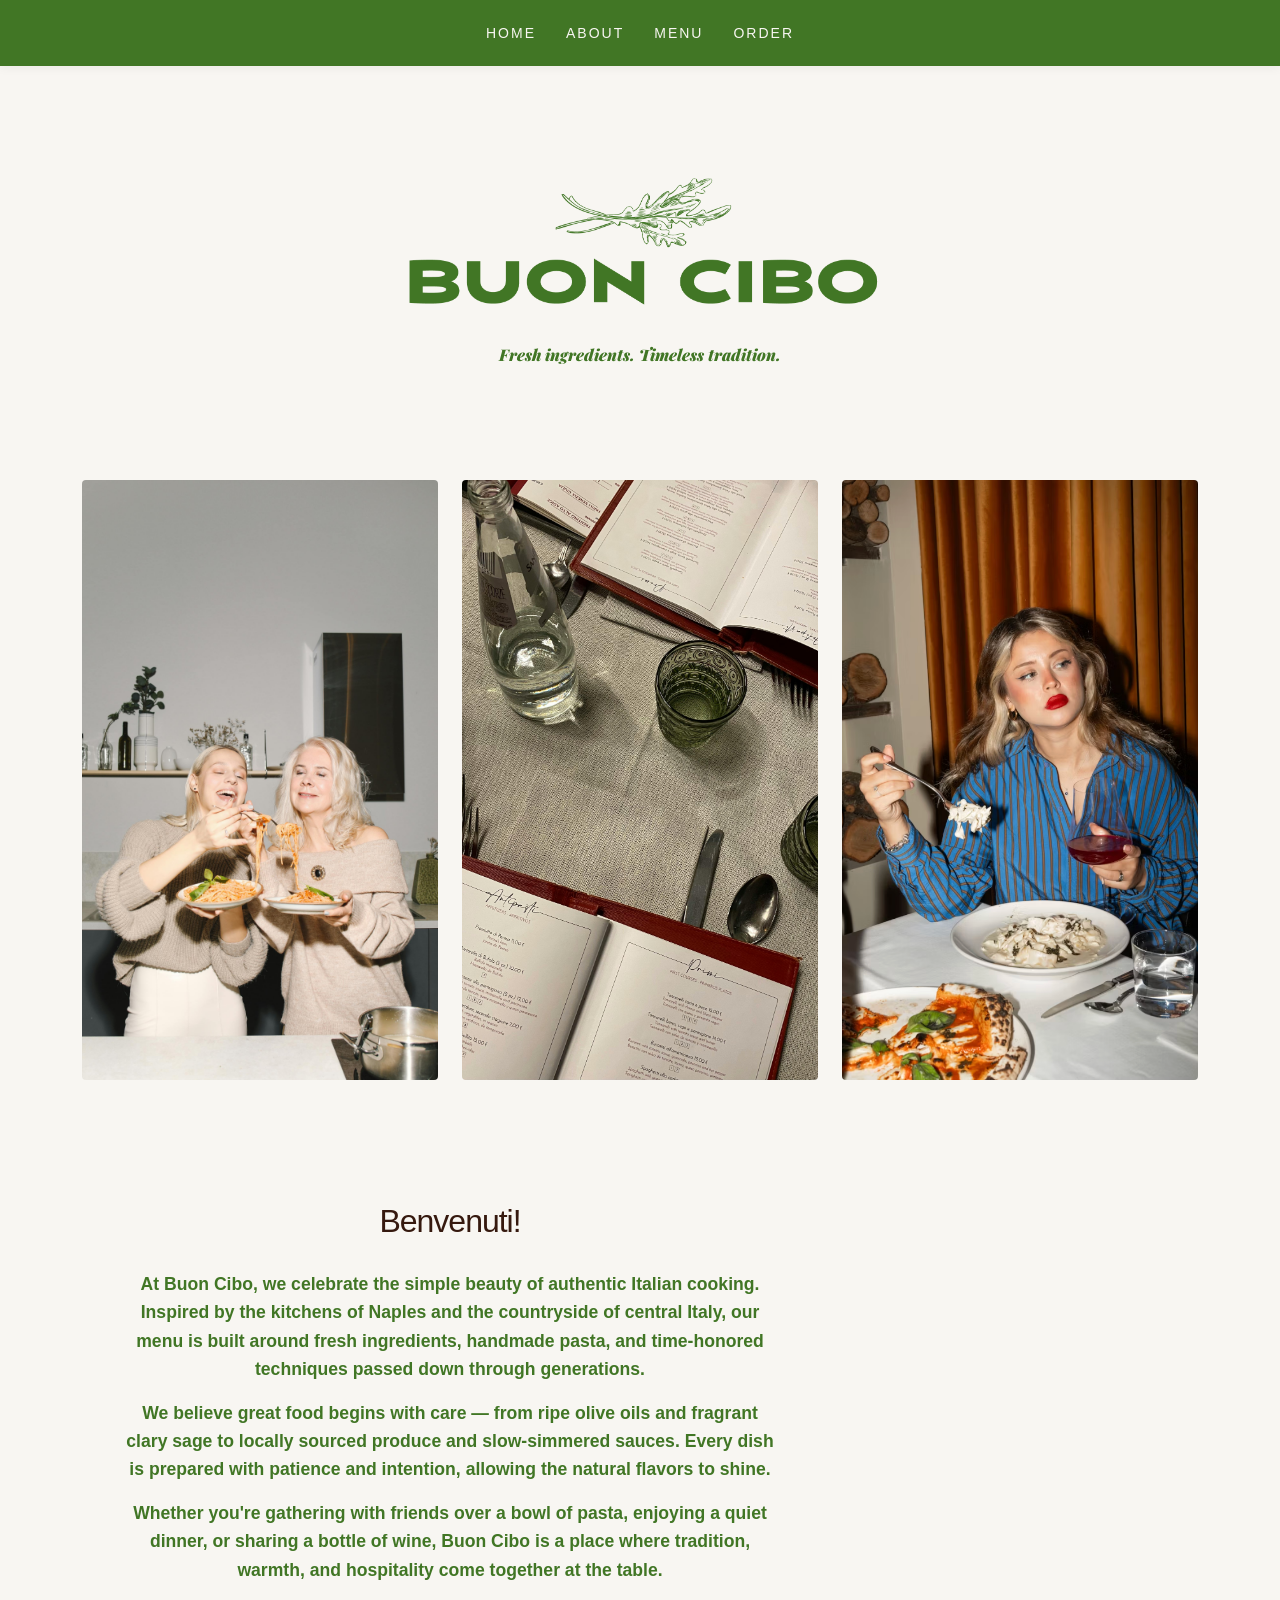
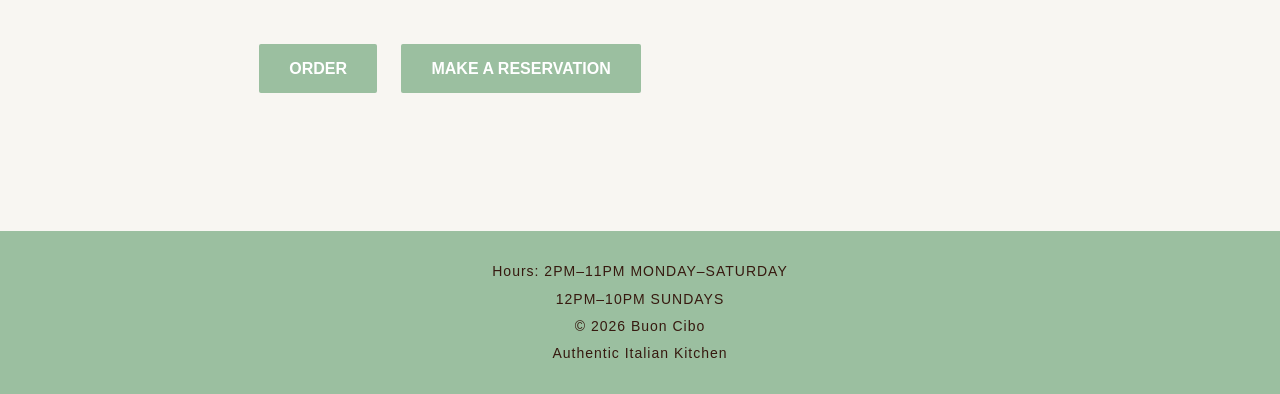
<file: index.html>
<!--
Name: Brenda Constantino Madrigal
Term Project
-->

<!DOCTYPE html>
<html lang="en">
<head>
<meta charset="UTF-8">
<meta name="viewport" content="width=device-width, initial-scale=1.0">

<title>Buon Cibo | Authentic Italian</title>

<!-- Bootstrap -->
<link href="https://cdn.jsdelivr.net/npm/bootstrap@5.3.2/dist/css/bootstrap.min.css" rel="stylesheet">

<!-- Google Fonts -->
<link href="https://fonts.googleapis.com/css2?family=Playfair+Display:wght@500&family=Inter:wght@300;400&display=swap" rel="stylesheet">

<link rel="stylesheet" href="style.css">
</head>

<body>

<!-- NAVIGATION -->
<nav class="site-nav">

<button style= "background: #417625;" class="hamburger" id="hamburger" aria-label="Toggle navigation">
<span></span>
<span></span>
<span></span>
</button>

<ul id="navMenu">
<li><a href="index.html">Home</a></li>
<li><a href="#about">About</a></li>
<li><a href="menu.html">Menu</a></li>
<li><a href="order.html">Order</a></li>
</ul>

</nav>


<main>

<!-- HERO SECTION -->
<section class="hero container text-center py-5">

<h1>
<img src="img/logo_1.png" alt="Buon Cibo Logo">
</h1>

<p class="subtitle">Fresh ingredients. Timeless tradition.</p>

</section>


<!-- IMAGE GRID (12 COLUMN SYSTEM) -->
<section class="container py-4">

<div class="row">

<div class="col-md-4">
<div class="card-img-container">
<img src="img/2.jpg" class="img-fluid" alt="Eating Pasta">
</div>
</div>

<div class="col-md-4">
<div class="card-img-container">
<img src="img/dinnerset.jpg" class="img-fluid" alt="Dinner Set">
</div>
</div>

<div class="col-md-4">
<div class="card-img-container">
<img src="img/model1.png" class="img-fluid" alt="Model eating pasta">
</div>
</div>

</div>

</section>

<section id="about" class="content container py-5">
<div class="row justify-content-left">
<div class="col-md-8 text-center">

<h2 id="theGreeting">Benvenuti!</h2>

<div class="description">

<p>
At Buon Cibo, we celebrate the simple beauty of authentic Italian cooking. 
Inspired by the kitchens of Naples and the countryside of central Italy, our menu is built around fresh ingredients, handmade pasta, and time-honored techniques passed down through generations.
</p>

<p>
We believe great food begins with care — from ripe olive oils and fragrant clary sage to locally sourced produce and slow-simmered sauces. Every dish is prepared with patience and intention, allowing the natural flavors to shine.
</p>

<p>
Whether you're gathering with friends over a bowl of pasta, enjoying a quiet dinner, or sharing a bottle of wine, Buon Cibo is a place where tradition, warmth, and hospitality come together at the table.
</p>

</div>

<div class="actions mt-4">

<a href="order.html">
<button type="button" id="btnGreetMe">Order</button></a>
<a href="#">
<button type="button" id="btnGreetMe">Make A Reservation</button>
</a>

</div>

</div>
</div>

</section>


<!-- FOOTER -->
<footer class="site-footer text-center py-4">

<p>Hours: 2PM–11PM MONDAY–SATURDAY</p>
<p>12PM–10PM SUNDAYS</p>
<p>© 2026 Buon Cibo</p>
<p>Authentic Italian Kitchen</p>

</footer>

</main>


<!-- Bootstrap JS -->
<script src="https://cdn.jsdelivr.net/npm/bootstrap@5.3.2/dist/js/bootstrap.bundle.min.js"></script>

<script>

const hamburger = document.getElementById("hamburger");
const navMenu = document.getElementById("navMenu");

hamburger.addEventListener("click", () => {
navMenu.classList.toggle("active");
});

</script>

</body>
</html>
</file>
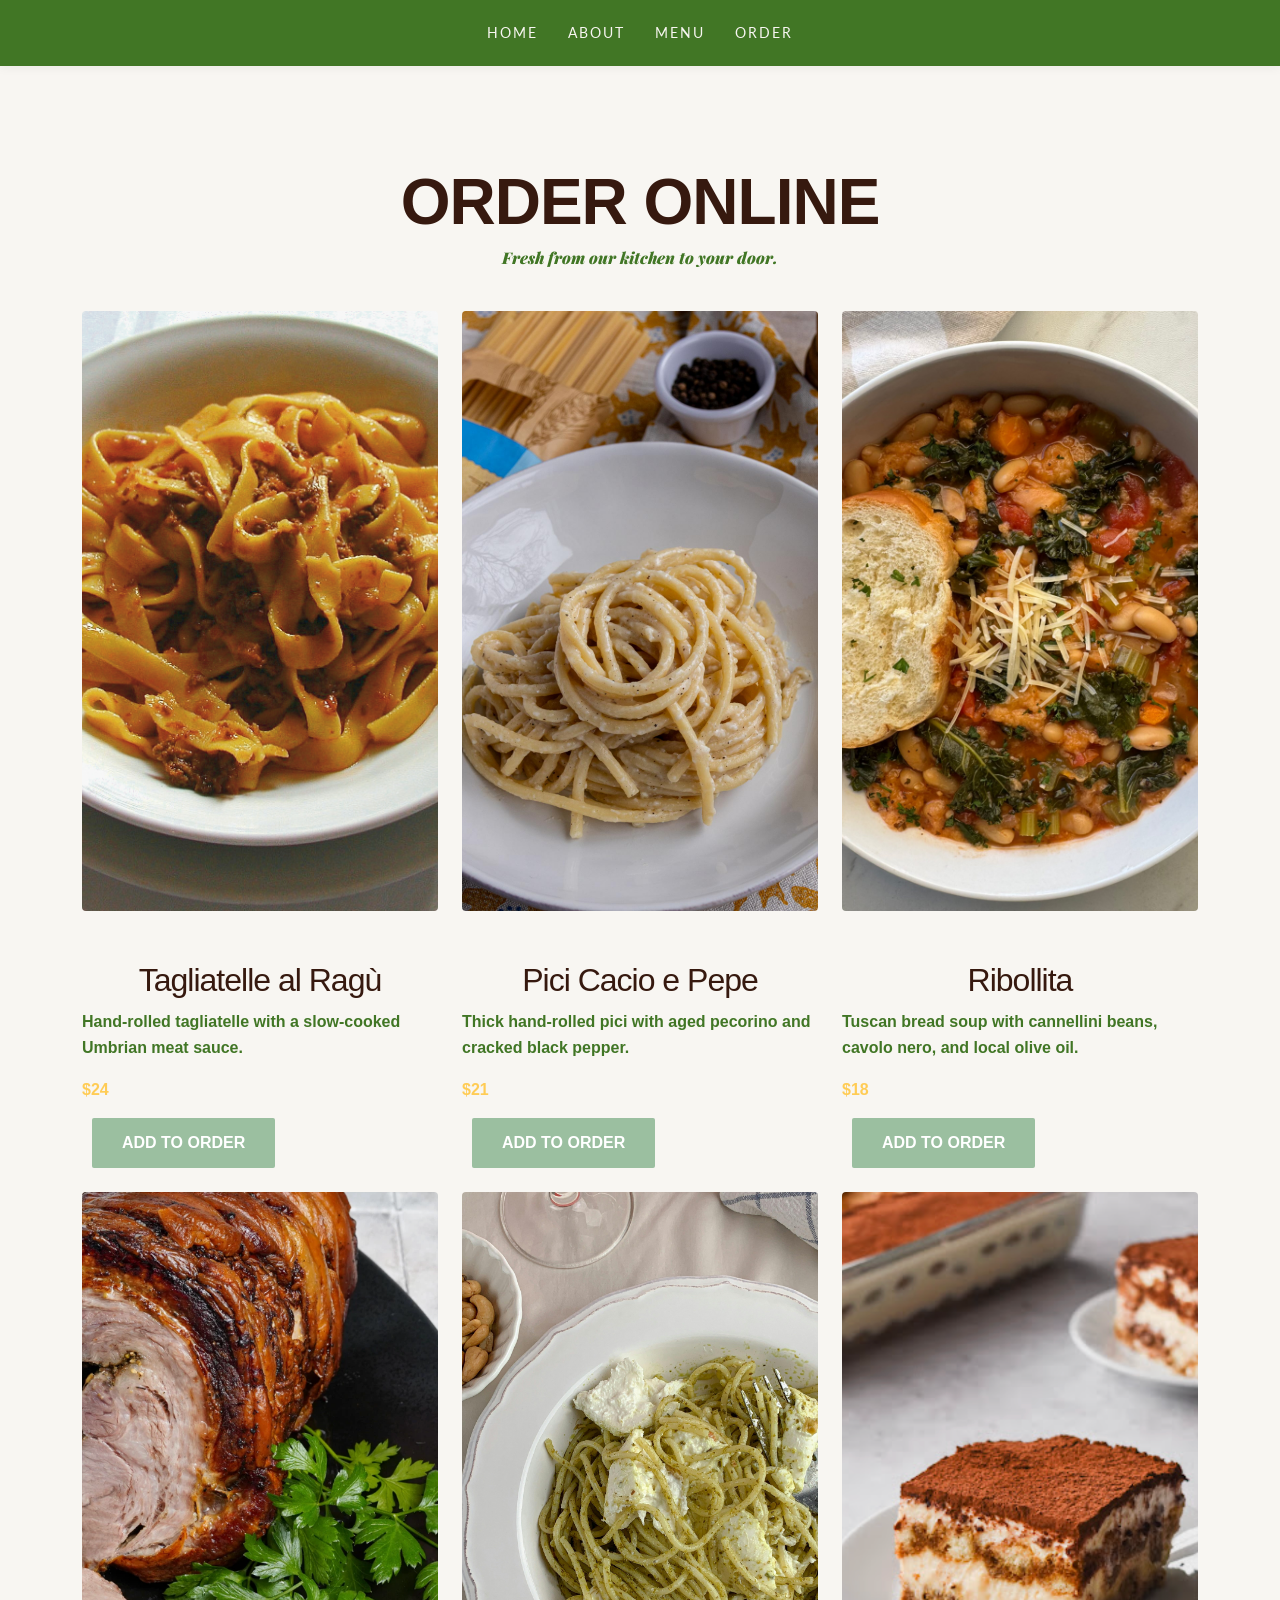
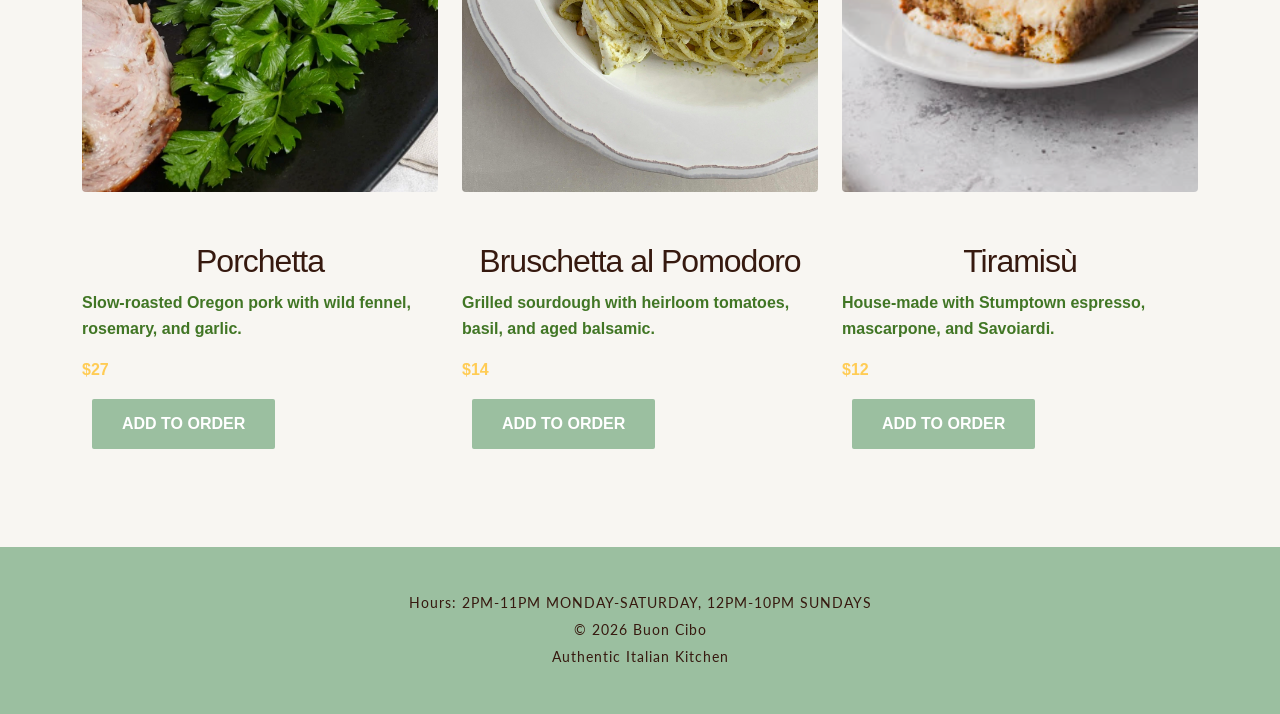
<file: order.html>
<!--
ORDER SECTION
-->
<!DOCTYPE html>
<html lang="en">
<head>
    <meta charset="UTF-8">
    <meta name="viewport" content="width=device-width, initial-scale=1.0">
    <meta name="author" content="Brenda Constantino Madrigal">
    <title>Buon Cibo | Order Online</title>

    <link href="https://cdn.jsdelivr.net/npm/bootstrap@5.3.2/dist/css/bootstrap.min.css" rel="stylesheet">
    <link href="https://fonts.googleapis.com/css2?family=Playfair+Display:ital,wght@0,700;1,400&family=Lato:wght@300;400&display=swap" rel="stylesheet">
    <link rel="stylesheet" href="style.css">
</head>
<body>
<!-- NAVIGATION -->
<nav class="site-nav">

    <button class="hamburger" id="hamburger" aria-label="Toggle navigation">
        <span></span>
        <span></span>
        <span></span>
    </button>

    <ul id="navMenu">
        <li><a href="index.html">Home</a></li>
        <li><a href="index.html#about">About</a></li>
        <li><a href="menu.html">Menu</a></li>
        <li><a href="order.html">Order</a></li>
    </ul>

</nav>
<main class="container py-5">

    <h1 style="font-weight: bolder;"> ORDER ONLINE</h1>
    <p class="subtitle">Fresh from our kitchen to your door.</p>

    <div class="row g-4">

        <div class="col-12 col-md-6 col-lg-4">
            <div class="menu-card">
                <div class="card-img-container">
                    <img src="img/01.jpg" alt="Tagliatelle al Ragù">
                </div>
                <div class="card-body-content">
                    <h2>Tagliatelle al Ragù</h2>
                    <p>Hand-rolled tagliatelle with a slow-cooked Umbrian meat sauce.</p>
                    <p><strong>$24</strong></p>
                    <button type="button">Add to Order</button>
                </div>
            </div>
        </div>

        <div class="col-12 col-md-6 col-lg-4">
            <div class="menu-card">
                <div class="card-img-container">
                    <img src="img/5.jpg" alt="Pici Cacio e Pepe">
                </div>
                <div class="card-body-content">
                    <h2>Pici Cacio e Pepe</h2>
                    <p>Thick hand-rolled pici with aged pecorino and cracked black pepper.</p>
                    <p><strong>$21</strong></p>
                    <button type="button">Add to Order</button>
                </div>
            </div>
        </div>

        <div class="col-12 col-md-6 col-lg-4">
            <div class="menu-card">
                <div class="card-img-container">
                    <img src="img/1.jpg" alt="Ribollita">
                </div>
                <div class="card-body-content">
                    <h2>Ribollita</h2>
                    <p>Tuscan bread soup with cannellini beans, cavolo nero, and local olive oil.</p>
                    <p><strong>$18</strong></p>
                    <button type="button">Add to Order</button>
                </div>
            </div>
        </div>

        <div class="col-12 col-md-6 col-lg-4">
            <div class="menu-card">
                <div class="card-img-container">
                    <img src="img/8.png" alt="Porchetta">
                </div>
                <div class="card-body-content">
                    <h2>Porchetta</h2>
                    <p>Slow-roasted Oregon pork with wild fennel, rosemary, and garlic.</p>
                    <p><strong>$27</strong></p>
                    <button type="button">Add to Order</button>
                </div>
            </div>
        </div>

        <div class="col-12 col-md-6 col-lg-4">
            <div class="menu-card">
                <div class="card-img-container">
                    <img src="img/4.jpg" alt="Bruschetta al Pomodoro">
                </div>
                <div class="card-body-content">
                    <h2>Bruschetta al Pomodoro</h2>
                    <p>Grilled sourdough with heirloom tomatoes, basil, and aged balsamic.</p>
                    <p><strong>$14</strong></p>
                    <button type="button">Add to Order</button>
                </div>
            </div>
        </div>

        <div class="col-12 col-md-6 col-lg-4">
            <div class="menu-card">
                <div class="card-img-container">
                    <img src="img/9.png" alt="Tiramisu">
                </div>
                <div class="card-body-content">
                    <h2>Tiramisù</h2>
                    <p>House-made with Stumptown espresso, mascarpone, and Savoiardi.</p>
                    <p><strong>$12</strong></p>
                    <button type="button">Add to Order</button>
                </div>
            </div>
        </div>

    </div>
</main>
<footer> 
    <p> Hours: 2PM-11PM MONDAY-SATURDAY, 12PM-10PM SUNDAYS</p> 
      <p>© 2026 Buon Cibo</p>
      <p>Authentic Italian Kitchen</p>
</footer>
<script src="https://cdn.jsdelivr.net/npm/bootstrap@5.3.2/dist/js/bootstrap.bundle.min.js"></script>
<script>

    const hamburger = document.getElementById("hamburger");
    const navMenu = document.getElementById("navMenu");
    
    hamburger.addEventListener("click", () => {
      navMenu.classList.toggle("active");
    });
    
    </script>
    
</body>
</html>
</file>
<file: style.css>
body {
  background-color: #f8f6f2;
  color: #417625;
  margin: 0;
  padding: 0;
  font-family: Arial, Helvetica, sans-serif;
  line-height: 1.6;
}

footer {
  background-color: #9BBFA0;
  color: #36190F;
  text-align: center;
  padding: 40px 20px;
  margin-top: 50px;
  font-family: "Lato", sans-serif;
  letter-spacing: 1px;
}
footer p {
  margin: 5px 0;
  font-size: 14px;
}
footer a {
  color: #36190F;
  text-decoration: none;
  font-weight: bold;
}
footer a:hover {
  color: #417625;
}

nav {
  background-color: #417625;
  box-shadow: 0 2px 10px rgba(0, 0, 0, 0.05);
}
nav ul {
  margin: 0;
  padding: 20px;
  display: flex;
  justify-content: center;
  align-items: center;
  list-style: none;
  background-color: #417625;
}
nav ul li a {
  color: #f8f6f2;
  font-family: "Lato", sans-serif;
  font-size: 14px;
  letter-spacing: 2px;
  text-transform: uppercase;
  text-decoration: none;
  padding: 10px 15px;
  transition: 0.3s;
}
nav ul li a:hover {
  color: #9BBFA0;
}

h1 {
  text-align: center;
  font-size: 64px;
  color: #36190F;
  margin-top: 50px;
  margin-bottom: 5px;
  letter-spacing: -1px;
}
h1 img {
  width: 500px;
  height: 100%;
}

h2 {
  text-align: center;
  color: #36190F;
  margin-top: 50px;
  margin-bottom: 10px;
  letter-spacing: -1px;
}

content {
  text-align: center;
}

.subtitle {
  font-family: "Playfair Display", "Times New Roman", serif;
  text-align: center;
  font-style: italic;
  color: #417625;
  margin-bottom: 40px;
}

.card-img-container {
  width: 100%;
  height: 600px;
}
.card-img-container img {
  width: 100%;
  height: 100%;
  -o-object-fit: cover;
     object-fit: cover;
  -o-object-position: center;
     object-position: center;
  border-radius: 4px;
  margin: 0;
}

.heroshot {
  width: auto;
  height: auto;
}

.description {
  max-width: 700px;
  margin: 0 auto;
  padding: 20px;
  text-align: center;
  font-size: 1.1rem;
}

.actions {
  text-align: center;
  margin: 40px 0;
}

button {
  background-color: #9BBFA0;
  color: #ffffff;
  border: none;
  padding: 12px 30px;
  font-family: inherit;
  font-weight: bold;
  text-transform: uppercase;
  cursor: pointer;
  margin: 0 10px;
  border-radius: 2px;
  transition: background-color 0.3s ease;
}
button:hover {
  background-color: #417625;
}

@media only screen and (max-width: 768px) {
  h1 {
    font-size: 40px;
  }
  nav ul {
    flex-direction: column;
    padding: 10px;
  }
  nav ul li {
    margin: 10px 0;
  }
  img {
    width: 80%;
  }
}
.site-logo {
  display: block;
  margin: 0 auto 10px;
  width: 500px;
  max-width: 100%;
  border: none;
}

.heroshot {
  width: 100%;
  max-width: 800px;
  height: 600px;
  margin: auto;
  overflow: hidden;
  border-radius: 4px;
}
.heroshot img {
  width: 100%;
  height: 100%;
  -o-object-fit: cover;
     object-fit: cover;
  -o-object-position: center;
     object-position: center;
  margin: 0;
  border: none;
  border-radius: 0;
}

.py-5 {
  font-family: Arial, Helvetica, sans-serif;
  font-weight: 900;
}

/* cards */

.cards img {
  width: 100%;
  height: 600px;
  -o-object-fit: cover;
     object-fit: cover;
  display: block;
}

/* text area */
.cards h2 {
  margin: 0.8rem;
  color: #e0b84c;
}

.cards p {
  margin: 0.8rem;
  color: #cfcfcf;
}

strong {
  font-weight: bold;
  color: #ffcc55;
}

/* hamburger icon (hidden on desktop) */
.hamburger {
  display: none;
  flex-direction: column;
  gap: 5px;
  cursor: pointer;
  padding: 15px;
}
.hamburger span {
  width: 25px;
  height: 3px;
  background-color: #f8f6f2;
  border-radius: 3px;
  display: block;
}

/* MOBILE */
@media only screen and (max-width: 768px) {
  nav {
    position: relative;
    display: flex;
    justify-content: flex-end;
    align-items: center;
  }
  /* show hamburger */
  .hamburger {
    display: flex;
  }
  /* hide nav menu initially */
  nav ul {
    display: none;
    flex-direction: column;
    width: 100%;
    position: absolute;
    top: 100%;
    left: 0;
    background-color: #417625;
    padding: 10px 0;
    text-align: center;
  }
  nav ul li {
    margin: 10px 0;
  }
  /* show menu when active */
  nav ul.active {
    display: flex;
  }
  .hero img {
    max-width: 260px;
    max-height: 600px;
    margin-bottom: 10px;
  }
  .subtitle {
    font-style: italic;
    margin-bottom: 30px;
  }
  .card-img-container img {
    width: 100%;
    height: 600px;
    -o-object-fit: cover;
       object-fit: cover;
    border-radius: 6px;
  }
  .site-footer {
    background: #9BBFA0;
    padding: 30px;
  }
}
/*# sourceMappingURL=style.css.map */
</file>
